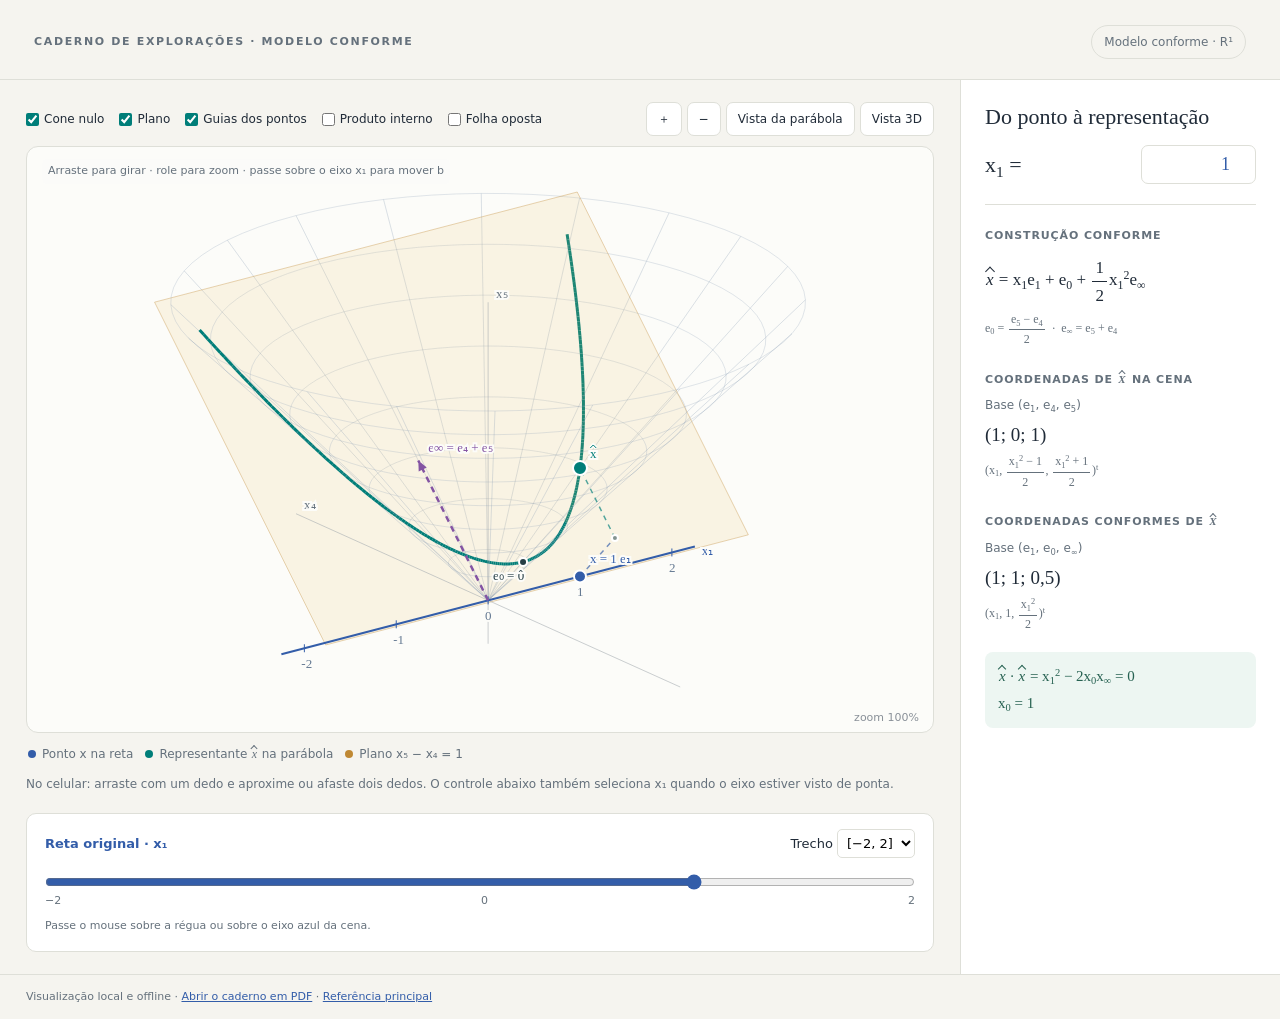
<file: index.html>
<!doctype html>
<html lang="pt-BR"><head><meta charset="utf-8"><meta http-equiv="refresh" content="0; url=visualizacoes/modelo-conforme-r1.html"><title>Modelo conforme</title></head><body><a href="visualizacoes/modelo-conforme-r1.html">Abrir visualizacao</a></body></html>
</file>
<file: visualizacoes/modelo-conforme-r1.css>
:root {
  color-scheme:light;
  --paper:#f5f4ef;
  --ink:#202b38;
  --muted:#65717c;
  --line:#dedfd8;
  --blue:#335da9;
  --teal:#007e79;
  --gold:#bf8833
}

* {
  box-sizing:border-box
}

body {
  margin:0;
  background:var(--paper);
  color:var(--ink);
  font:15px/1.5 system-ui,-apple-system,Segoe UI,sans-serif
}

header {
  padding:25px 34px 20px;
  border-bottom:1px solid var(--line);
  display:flex;
  justify-content:space-between;
  align-items:center;
  gap:24px
}

.eyebrow {
  text-transform:uppercase;
  font-size:11px;
  letter-spacing:.15em;
  color:var(--muted);
  font-weight:650
}

h1 {
  font:normal clamp(25px,3vw,36px)/1.2 Georgia,serif;
  margin:6px 0
}

header p {
  margin:5px 0 0;
  color:var(--muted);
  font-size:13px
}

.badge {
  white-space:nowrap;
  padding:7px 12px;
  border:1px solid var(--line);
  border-radius:20px;
  font-size:12px;
  color:var(--muted)
}

main {
  display:grid;
  grid-template-columns:minmax(0,1fr) 320px;
  min-height:calc(100vh - 135px)
}

.scene-panel {
  min-width:0;
  padding:22px 26px
}

.topbar {
  display:flex;
  flex-wrap:wrap;
  justify-content:space-between;
  align-items:center;
  gap:12px;
  margin-bottom:10px
}

.toggles {
  display:flex;
  gap:15px;
  flex-wrap:wrap;
  font-size:12px
}

label {
  cursor:pointer
}

input[type=checkbox] {
  accent-color:var(--teal);
  vertical-align:middle;
  margin:0 5px 0 0
}

button {
  font:inherit;
  cursor:pointer;
  color:var(--ink);
  background:#fff;
  border:1px solid var(--line);
  border-radius:7px;
  padding:7px 11px;
  font-size:12px
}

button:hover {
  border-color:var(--teal);
  background:#f0f9f7
}

button:focus-visible,input:focus-visible,canvas:focus-visible {
  outline:3px solid #77b6df;
  outline-offset:3px
}

.buttons {
  display:flex;
  gap:5px
}

.viewport {
  position:relative;
  border:1px solid var(--line);
  border-radius:12px;
  overflow:hidden;
  background:#fcfcf9
}

.viewport canvas {
  display:block;
  width:100%;
  height:clamp(420px,65vh,790px);
  touch-action:none;
  cursor:grab
}

.viewport canvas.dragging {
  cursor:grabbing
}

.viewport canvas.selecting {
  cursor:crosshair
}

.scene-note {
  position:absolute;
  left:15px;
  top:12px;
  font-size:11px;
  color:var(--muted);
  pointer-events:none;
  background:#fcfcf9d9;
  padding:4px 6px;
  border-radius:4px
}

.legend {
  display:flex;
  gap:20px;
  flex-wrap:wrap;
  padding:12px 2px;
  font-size:12px;
  color:var(--muted)
}

.dot {
  display:inline-block;
  width:8px;
  height:8px;
  margin-right:6px;
  border-radius:50%;
  background:var(--blue)
}

.dot.teal {
  background:var(--teal)
}

.instructions {
  color:var(--muted);
  font-size:12px;
  margin:0
}

.ruler {
  margin-top:20px;
  background:#fff;
  border:1px solid var(--line);
  border-radius:10px;
  padding:15px 18px
}

.ruler-title {
  display:flex;
  justify-content:space-between;
  align-items:center;
  font-size:13px
}

.ruler-title strong {
  color:var(--blue);
  font-weight:600
}

.ruler input[type=range] {
  display:block;
  width:100%;
  margin:16px 0 3px;
  accent-color:var(--blue);
  cursor:crosshair
}

.ticks {
  display:flex;
  justify-content:space-between;
  font-size:11px;
  color:var(--muted)
}

aside {
  background:#fff;
  border-left:1px solid var(--line);
  padding:24px
}

h2 {
  font:normal 23px Georgia,serif;
  margin:0 0 15px
}

h3 {
  font-size:11px;
  letter-spacing:.08em;
  text-transform:uppercase;
  color:var(--muted);
  margin:23px 0 8px
}

.math {
  font-family:Georgia,serif
}

.formula {
  font:19px/1.9 Georgia,serif
}

.formula sub,.formula sup {
  font-size:.65em
}

.selected {
  border-bottom:1px solid var(--line);
  padding-bottom:20px
}

.value-row {
  display:flex;
  justify-content:space-between;
  align-items:center
}

.value-row label {
  font:22px Georgia,serif
}

.value-row input {
  width:115px;
  padding:8px 10px;
  border:1px solid var(--line);
  border-radius:7px;
  text-align:right;
  font:18px Georgia,serif;
  color:var(--blue)
}

.tuple {
  font:19px/1.7 Georgia,serif;
  font-variant-numeric:tabular-nums;
  overflow-wrap:anywhere
}

.base {
  font-size:12px;
  color:var(--muted);
  margin-bottom:5px
}

.checks {
  margin-top:18px;
  background:#edf6f2;
  border-radius:8px;
  padding:11px 13px;
  color:#276252;
  font:15px/1.8 Georgia,serif
}

.small {
  font-size:12px;
  color:var(--muted)
}

.divider {
  border-top:1px solid var(--line);
  margin-top:20px;
  padding-top:3px
}

select {
  font:inherit;
  border:1px solid var(--line);
  border-radius:5px;
  padding:5px;
  background:white
}

details {
  margin-top:22px;
  font-size:12px;
  color:var(--muted)
}

summary {
  cursor:pointer;
  color:var(--ink)
}

details p {
  margin:8px 0
}

footer {
  padding:14px 26px;
  border-top:1px solid var(--line);
  font-size:11px;
  color:var(--muted)
}

footer a {
  color:var(--blue)
}

#status {
  min-height:18px;
  font-size:11px;
  color:var(--muted);
  margin-top:8px
}

@media(max-width:880px) {
  main {
    grid-template-columns:1fr
  }

  aside {
    border-left:0;
    border-top:1px solid var(--line);
    display:grid;
    grid-template-columns:1fr 1fr;
    gap:0 25px
  }

  .selected {
    grid-column:1/-1
  }

  header {
    padding:20px
  }

  .scene-panel {
    padding:16px
  }

  .badge {
    display:none
  }

  .viewport canvas {
    height:55vh;
    min-height:360px
  }

}

@media(max-width:500px) {
  aside {
    display:block
  }

  .toggles {
    gap:10px
  }

  .topbar {
    align-items:flex-start
  }

  header p {
    max-width:32ch
  }

  .formula {
    font-size:18px
  }

}

.pair-controls {
  display:grid;
  gap:12px
}

.pair-controls input[type=range] {
  width:100%;
  accent-color:#c47b20
}

.point-a {
  color:#b46a12!important
}

.point-b {
  color:#007e79!important
}

.readout {
  padding:14px;
  background:#faf3f7;
  border:1px solid #ead9e2;
  border-radius:9px;
  margin-top:16px
}

.readout p {
  margin:6px 0
}

.readout strong {
  color:#ad3d75
}

.preset-buttons {
  display:flex;
  gap:8px;
  flex-wrap:wrap;
  margin-top:12px
}

.formula {
  font-size:17px
}

.buttons {
  flex-wrap:wrap
}

.selected h2 {
  font-size:22px
}

.legend {
  gap:12px
}

.small a {
  color:var(--blue)
}

[hidden] {
  display:none!important
}

.hat {
  display:inline-block;
  position:relative;
  font-family:Georgia,serif;
  font-style:italic;
  line-height:1.1;
  margin-inline:.06em
}

.hat::before {
  content:"";
  position:absolute;
  left:50%;
  top:-.16em;
  width:.34em;
  height:.34em;
  border-top:.065em solid currentColor;
  border-left:.065em solid currentColor;
  transform:translateX(-50%) rotate(45deg)
}

.product-legend {
  display: flex;
  flex-wrap: nowrap;
  gap: 24px;
  padding: 16px 2px;
  overflow-x: auto;
}

.legend-item {
  display: flex;
  align-items: center;
  gap: 9px;
  flex: 0 0 auto;
  white-space: nowrap;
}

.legend-mark {
  display: inline-block;
  flex: 0 0 22px;
  height: 3px;
  border-radius: 2px;
  background: var(--legend-color);
}

.mark-a { --legend-color: #c47b20; }
.mark-b { --legend-color: #007e79; }
.mark-gap { --legend-color: #ad3d75; }
.mark-distance { --legend-color: #335da9; }

.legend-formula {
  white-space: nowrap;
  font-family: Georgia, serif;
}


.formula sub,
.math sub,
#basic-panel .base sub,
#basic-panel .checks sub,
#basic-panel .value-row sub {
  font-size: 0.7em;
  line-height: 0;
  vertical-align: -0.3em;
}

.formula sup,
.math sup,
#basic-panel .checks sup {
  font-size: 0.7em;
  line-height: 0;
  vertical-align: 0.5em;
}

.fraction {
  display: inline-flex;
  flex-direction: column;
  align-items: stretch;
  vertical-align: middle;
  text-align: center;
  line-height: 1.25;
  margin: 0.15em 0.12em;
  white-space: nowrap;
}

.fraction .numerator {
  padding: 0.1em 0.18em 0.2em;
  border-bottom: 1px solid currentColor;
}

.fraction .denominator {
  padding: 0.15em 0.18em 0;
}

.product-details {
  margin-top: 12px;
  padding-top: 10px;
  border-top: 1px solid #ead9e2;
  line-height: 1.7;
}

.product-details summary {
  font-weight: 600;
}

.product-details sub,
.product-details sup {
  font-size: 0.7em;
  line-height: 0;
}

.detail-equations {
  margin: 10px 0;
  font-size: 15px;
  line-height: 2;
}
</file>
